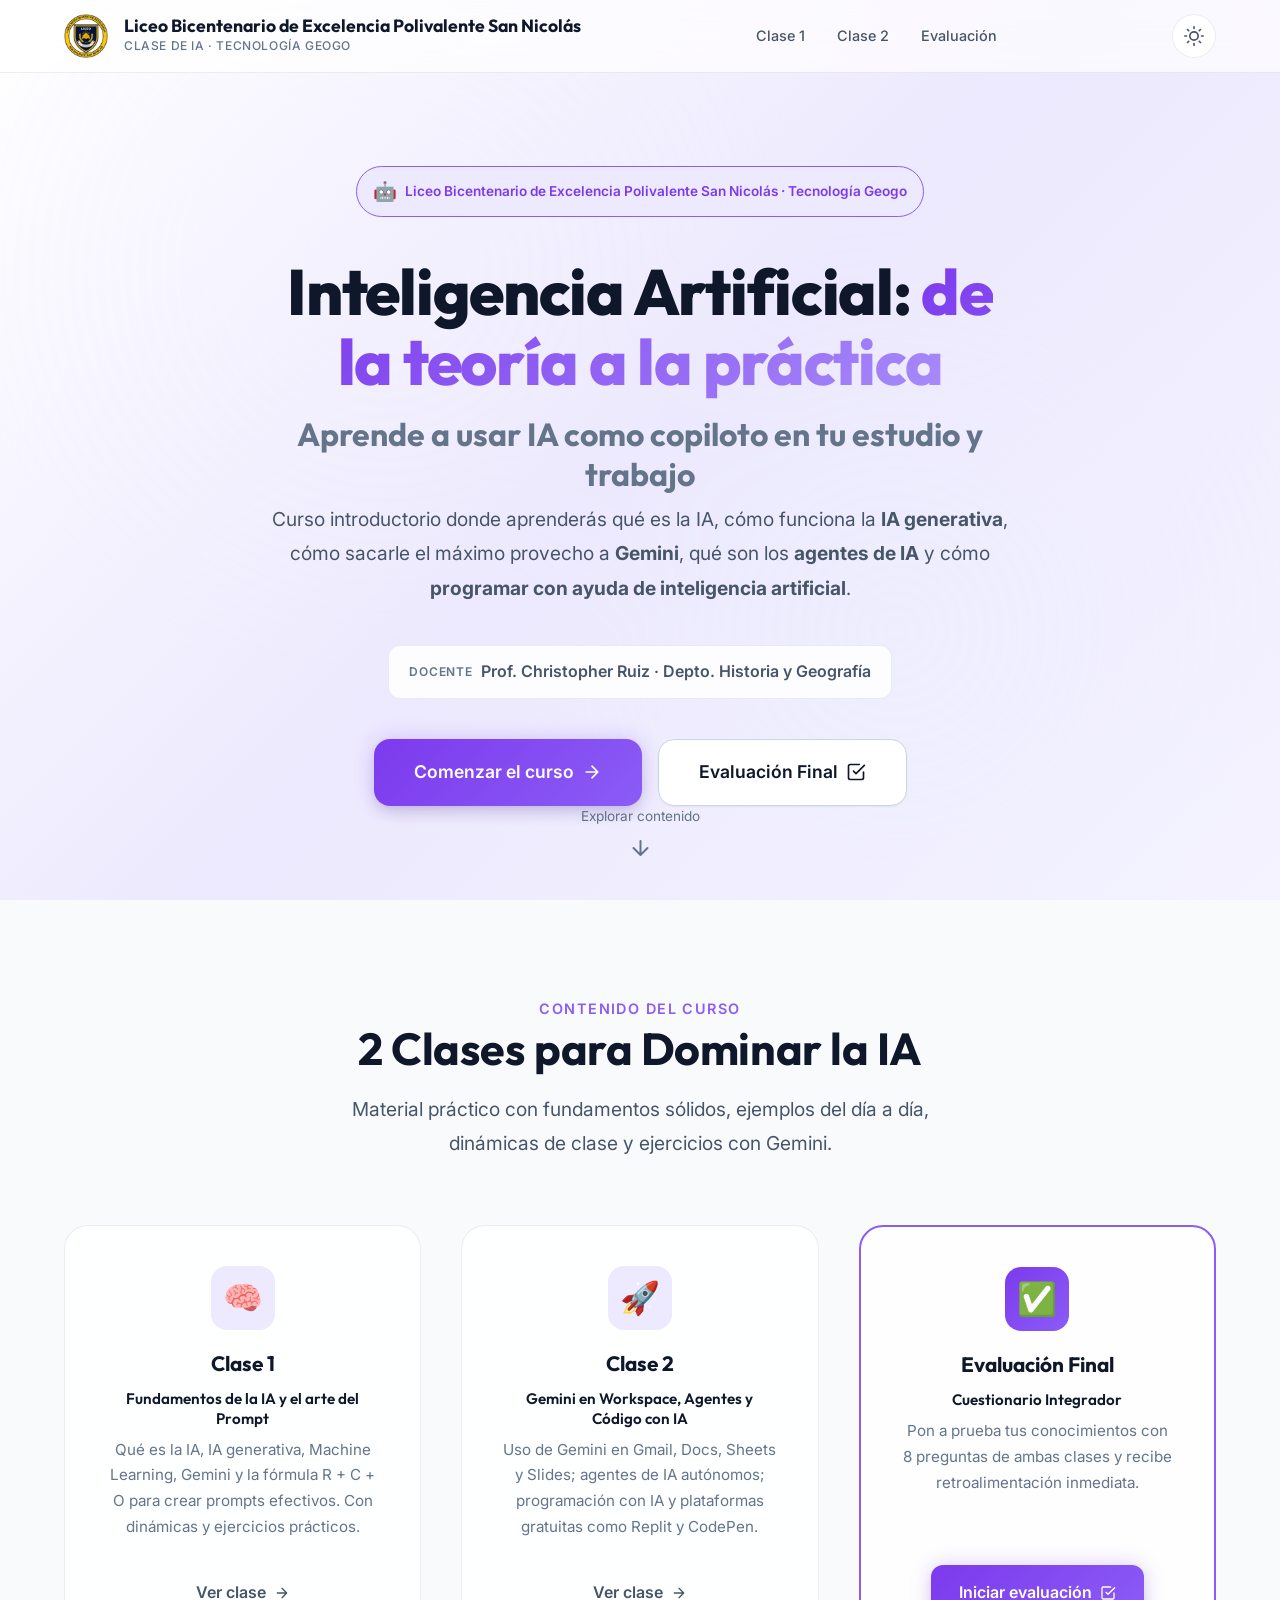
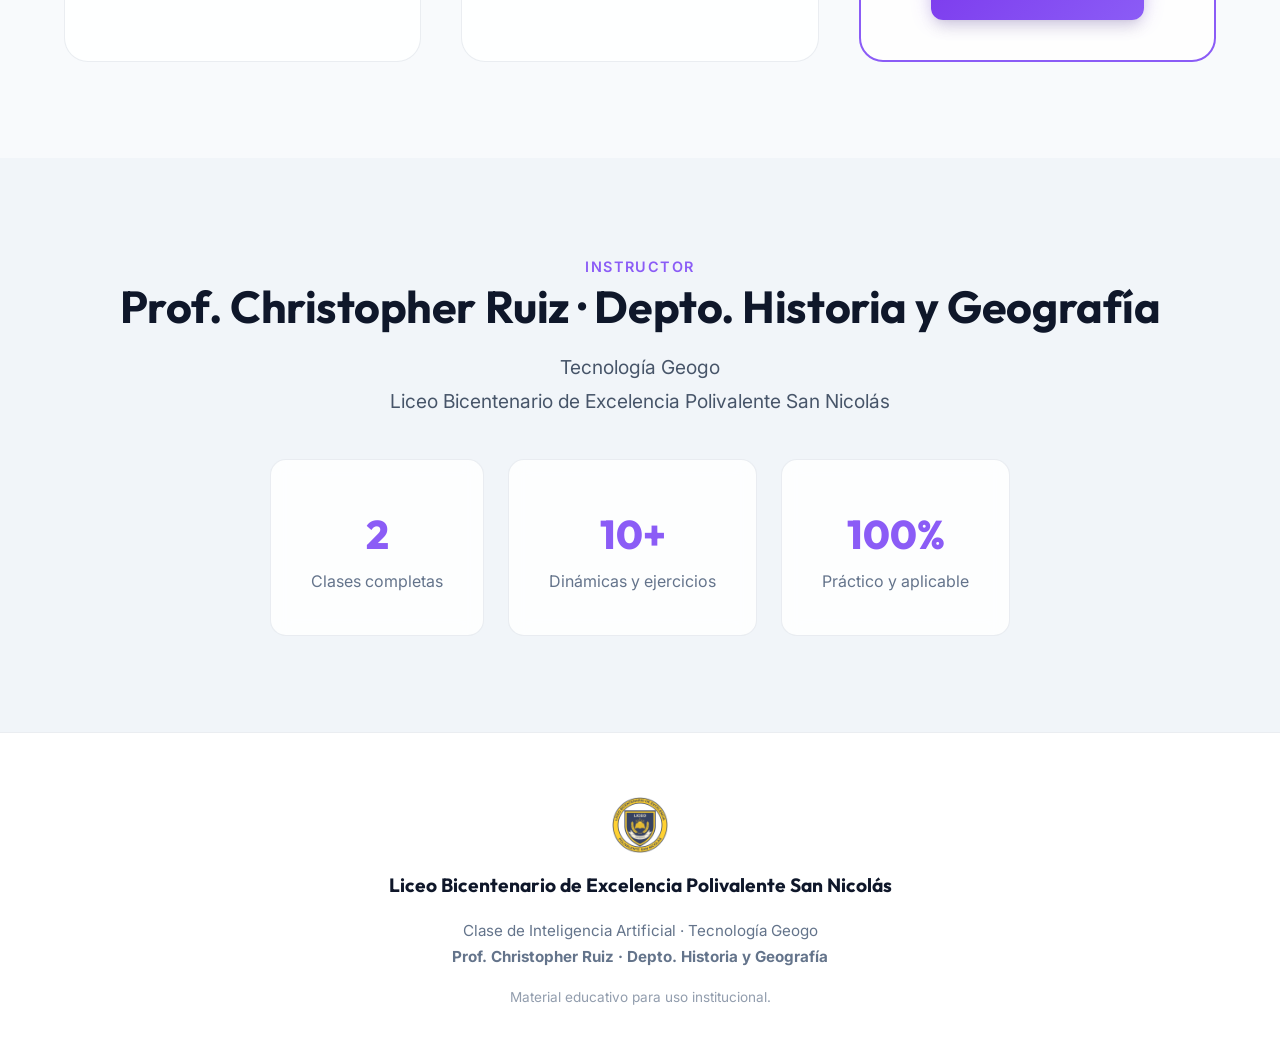
<file: index.html>
<!DOCTYPE html>
<html lang="es">
<head>
  <meta charset="UTF-8">
  <meta name="viewport" content="width=device-width, initial-scale=1.0">
  <title>Introducción a la Inteligencia Artificial | Liceo Bicentenario de Excelencia Polivalente San Nicolás</title>
  <meta name="description" content="Curso introductorio de Inteligencia Artificial para Tecnología Geogo: IA generativa, Gemini, agentes de IA y programación con IA.">
  <link rel="stylesheet" href="assets/css/main.css">
  <link rel="stylesheet" href="assets/css/animations.css">
</head>
<body>
  <!-- NAVBAR -->
  <nav class="navbar" role="navigation" aria-label="Navegación principal">
    <div class="navbar-inner">
      <a href="index.html" class="navbar-brand">
        <img src="assets/images/logolpsn.png" alt="Logo Liceo Bicentenario de Excelencia Polivalente San Nicolás" width="44" height="44" style="border-radius: var(--radius-sm); object-fit: cover;">
        <div class="brand-text">
          <span class="brand-name">Liceo Bicentenario de Excelencia Polivalente San Nicolás</span>
          <span class="brand-sub">Clase de IA · Tecnología Geogo</span>
        </div>
      </a>

      <div class="navbar-nav" id="main-nav">
        <a href="clases/clase1.html" class="nav-link">Clase 1</a>
        <a href="clases/clase2.html" class="nav-link">Clase 2</a>
        <a href="evaluacion.html" class="nav-link">Evaluación</a>
      </div>

      <div class="navbar-actions">
        <button class="theme-toggle" aria-label="Cambiar tema" title="Cambiar entre tema claro y oscuro">
          <svg class="sun-icon" viewBox="0 0 24 24" fill="none" stroke="currentColor" stroke-width="2" stroke-linecap="round" stroke-linejoin="round"><circle cx="12" cy="12" r="5"/><line x1="12" y1="1" x2="12" y2="3"/><line x1="12" y1="21" x2="12" y2="23"/><line x1="4.22" y1="4.22" x2="5.64" y2="5.64"/><line x1="18.36" y1="18.36" x2="19.78" y2="19.78"/><line x1="1" y1="12" x2="3" y2="12"/><line x1="21" y1="12" x2="23" y2="12"/><line x1="4.22" y1="19.78" x2="5.64" y2="18.36"/><line x1="18.36" y1="5.64" x2="19.78" y2="4.22"/></svg>
          <svg class="moon-icon" viewBox="0 0 24 24" fill="none" stroke="currentColor" stroke-width="2" stroke-linecap="round" stroke-linejoin="round" style="display:none"><path d="M21 12.79A9 9 0 1 1 11.21 3 7 7 0 0 0 21 12.79z"/></svg>
        </button>
        <button class="mobile-menu-btn" aria-label="Abrir menú" aria-expanded="false" aria-controls="main-nav">
          <svg width="24" height="24" viewBox="0 0 24 24" fill="none" stroke="currentColor" stroke-width="2" stroke-linecap="round" stroke-linejoin="round"><line x1="3" y1="12" x2="21" y2="12"/><line x1="3" y1="6" x2="21" y2="6"/><line x1="3" y1="18" x2="21" y2="18"/></svg>
        </button>
      </div>
    </div>
  </nav>

  <!-- HERO / PORTADA -->
  <section class="hero" id="inicio">
    <div class="hero-bg" style="background: radial-gradient(circle at 30% 30%, var(--accent-soft), transparent 40%), radial-gradient(circle at 70% 70%, var(--info-soft), transparent 40%);"></div>
    <div class="hero-content">
      <div class="hero-badge">
        <span style="font-size: 1.2rem;">🤖</span>
        Liceo Bicentenario de Excelencia Polivalente San Nicolás · Tecnología Geogo
      </div>
      <h1 class="hero-title display">
        Inteligencia Artificial: <span class="accent">de la teoría a la práctica</span>
      </h1>
      <p class="hero-subtitle heading-lg text-muted">
        Aprende a usar IA como copiloto en tu estudio y trabajo
      </p>
      <p class="body-lg" style="margin-bottom: var(--space-xl);">
        Curso introductorio donde aprenderás qué es la IA, cómo funciona la <strong>IA generativa</strong>, cómo sacarle el máximo provecho a <strong>Gemini</strong>, qué son los <strong>agentes de IA</strong> y cómo <strong>programar con ayuda de inteligencia artificial</strong>.
      </p>
      <div class="hero-professor">
        <span class="label">Docente</span>
        <span style="font-weight: 600;">Prof. Christopher Ruiz · Depto. Historia y Geografía</span>
      </div>
      <div class="hero-actions">
        <a href="#clases" class="btn btn-primary btn-lg btn-shimmer ripple">
          Comenzar el curso
          <svg width="20" height="20" viewBox="0 0 24 24" fill="none" stroke="currentColor" stroke-width="2" stroke-linecap="round" stroke-linejoin="round"><path d="M5 12h14M12 5l7 7-7 7"/></svg>
        </a>
        <a href="evaluacion.html" class="btn btn-secondary btn-lg">
          Evaluación Final
          <svg width="20" height="20" viewBox="0 0 24 24" fill="none" stroke="currentColor" stroke-width="2" stroke-linecap="round" stroke-linejoin="round"><path d="M9 11l3 3L22 4"/><path d="M21 12v7a2 2 0 01-2 2H5a2 2 0 01-2-2V5a2 2 0 012-2h11"/></svg>
        </a>
      </div>
    </div>
    <a href="#clases" class="hero-scroll" aria-label="Desplazarse hacia abajo">
      <span>Explorar contenido</span>
      <svg viewBox="0 0 24 24" fill="none" stroke="currentColor" stroke-width="2" stroke-linecap="round" stroke-linejoin="round"><path d="M12 5v14M5 12l7 7 7-7"/></svg>
    </a>
  </section>

  <!-- CLASES -->
  <section class="section" id="clases">
    <div class="container">
      <div class="text-center reveal" style="margin-bottom: var(--space-2xl);">
        <p class="body-lg" style="color: var(--accent); font-weight: 600; text-transform: uppercase; letter-spacing: 0.1em; font-size: 0.9rem;">Contenido del Curso</p>
        <h2 class="heading-xl" style="margin-bottom: var(--space-md);">2 Clases para Dominar la IA</h2>
        <p class="body-lg" style="max-width: 650px; margin: 0 auto;">
          Material práctico con fundamentos sólidos, ejemplos del día a día, dinámicas de clase y ejercicios con Gemini.
        </p>
      </div>

      <div class="classes-grid">
        <!-- Clase 1 -->
        <a href="clases/clase1.html" class="class-card reveal reveal-delay-1 glow-card">
          <div class="class-card-icon">🧠</div>
          <h3>Clase 1</h3>
          <p class="heading-md" style="margin-bottom: var(--space-sm); color: var(--text-primary);">Fundamentos de la IA y el arte del Prompt</p>
          <p>Qué es la IA, IA generativa, Machine Learning, Gemini y la fórmula R + C + O para crear prompts efectivos. Con dinámicas y ejercicios prácticos.</p>
          <span class="btn btn-ghost" style="margin-top: auto;">
            Ver clase
            <svg width="16" height="16" viewBox="0 0 24 24" fill="none" stroke="currentColor" stroke-width="2" stroke-linecap="round" stroke-linejoin="round"><path d="M5 12h14M12 5l7 7-7 7"/></svg>
          </span>
        </a>

        <!-- Clase 2 -->
        <a href="clases/clase2.html" class="class-card reveal reveal-delay-2 glow-card">
          <div class="class-card-icon">🚀</div>
          <h3>Clase 2</h3>
          <p class="heading-md" style="margin-bottom: var(--space-sm); color: var(--text-primary);">Gemini en Workspace, Agentes y Código con IA</p>
          <p>Uso de Gemini en Gmail, Docs, Sheets y Slides; agentes de IA autónomos; programación con IA y plataformas gratuitas como Replit y CodePen.</p>
          <span class="btn btn-ghost" style="margin-top: auto;">
            Ver clase
            <svg width="16" height="16" viewBox="0 0 24 24" fill="none" stroke="currentColor" stroke-width="2" stroke-linecap="round" stroke-linejoin="round"><path d="M5 12h14M12 5l7 7-7 7"/></svg>
          </span>
        </a>

        <!-- Evaluación -->
        <a href="evaluacion.html" class="class-card reveal reveal-delay-3 glow-card" style="border: 2px solid var(--accent);">
          <div class="class-card-icon" style="background: linear-gradient(135deg, var(--accent-dark), var(--accent)); color: white;">✅</div>
          <h3>Evaluación Final</h3>
          <p class="heading-md" style="margin-bottom: var(--space-sm); color: var(--text-primary);">Cuestionario Integrador</p>
          <p>Pon a prueba tus conocimientos con 8 preguntas de ambas clases y recibe retroalimentación inmediata.</p>
          <span class="btn btn-primary" style="margin-top: auto;">
            Iniciar evaluación
            <svg width="16" height="16" viewBox="0 0 24 24" fill="none" stroke="currentColor" stroke-width="2" stroke-linecap="round" stroke-linejoin="round"><path d="M9 11l3 3L22 4"/><path d="M21 12v7a2 2 0 01-2 2H5a2 2 0 01-2-2V5a2 2 0 012-2h11"/></svg>
          </span>
        </a>
      </div>
    </div>
  </section>

  <!-- INFO DOCENTE -->
  <section class="section" style="background: var(--bg-tertiary);">
    <div class="container">
      <div class="text-center reveal">
        <p class="body-lg" style="color: var(--accent); font-weight: 600; text-transform: uppercase; letter-spacing: 0.1em; font-size: 0.9rem;">Instructor</p>
        <h2 class="heading-xl" style="margin-bottom: var(--space-md);">Prof. Christopher Ruiz · Depto. Historia y Geografía</h2>
        <p class="body-lg" style="max-width: 600px; margin: 0 auto var(--space-xl);">
          Tecnología Geogo<br>
          Liceo Bicentenario de Excelencia Polivalente San Nicolás
        </p>
        <div style="display: flex; gap: var(--space-lg); justify-content: center; flex-wrap: wrap;">
          <div class="card" style="padding: var(--space-xl); text-align: center; min-width: 200px;">
            <div style="font-size: 2.5rem; font-weight: 800; color: var(--accent); font-family: var(--font-heading);">2</div>
            <div class="text-muted">Clases completas</div>
          </div>
          <div class="card" style="padding: var(--space-xl); text-align: center; min-width: 200px;">
            <div style="font-size: 2.5rem; font-weight: 800; color: var(--accent); font-family: var(--font-heading);">10+</div>
            <div class="text-muted">Dinámicas y ejercicios</div>
          </div>
          <div class="card" style="padding: var(--space-xl); text-align: center; min-width: 200px;">
            <div style="font-size: 2.5rem; font-weight: 800; color: var(--accent); font-family: var(--font-heading);">100%</div>
            <div class="text-muted">Práctico y aplicable</div>
          </div>
        </div>
      </div>
    </div>
  </section>

  <!-- FOOTER -->
  <footer class="footer">
    <div class="container">
      <div class="footer-inner">
        <img src="assets/images/logolpsn.png" alt="Logo Liceo Bicentenario de Excelencia Polivalente San Nicolás" class="footer-logo" width="56" height="56" style="border-radius: var(--radius-md); object-fit: cover;">
        <div class="footer-brand">Liceo Bicentenario de Excelencia Polivalente San Nicolás</div>
        <div class="footer-info">
          Clase de Inteligencia Artificial · Tecnología Geogo<br>
          <strong>Prof. Christopher Ruiz · Depto. Historia y Geografía</strong>
        </div>
        <div class="footer-credit">
          Material educativo para uso institucional.
        </div>
      </div>
    </div>
  </footer>

  <script src="assets/js/theme.js"></script>
  <script src="assets/js/utils.js"></script>
</body>
</html>
</file>
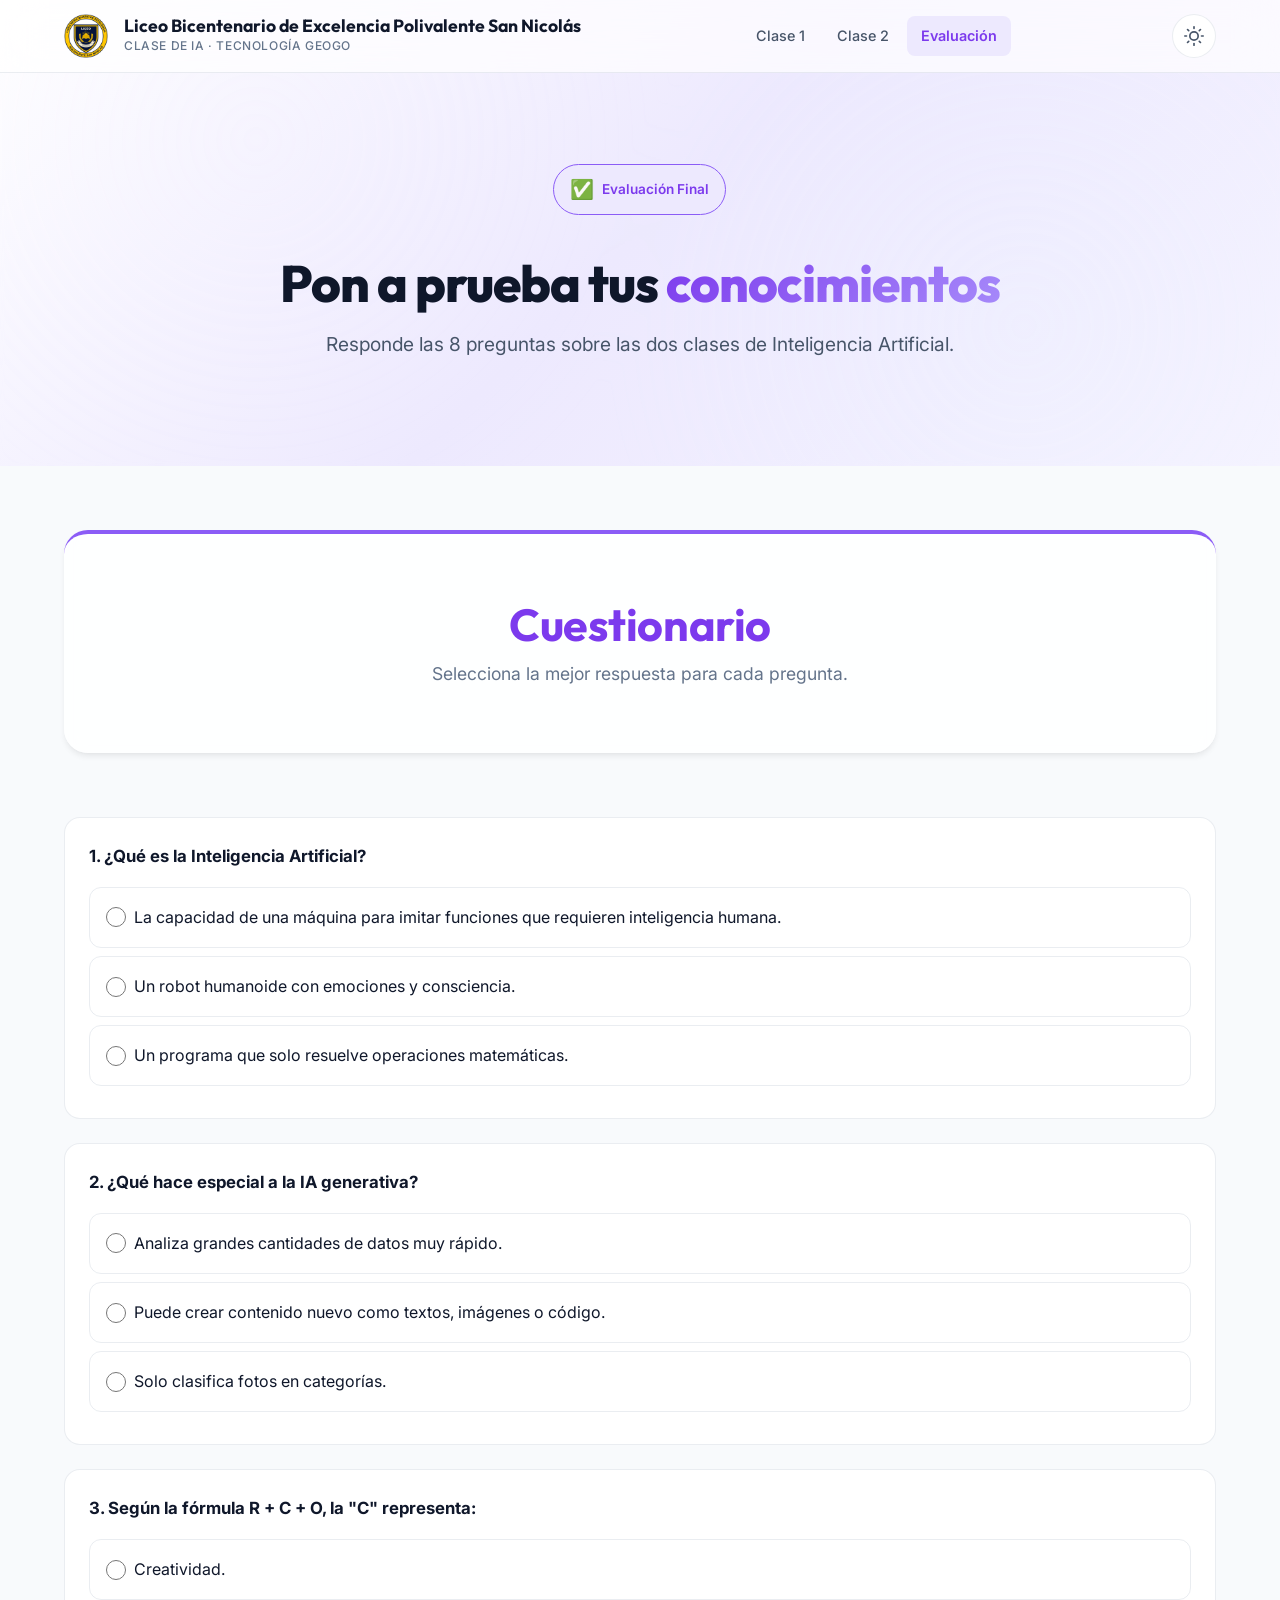
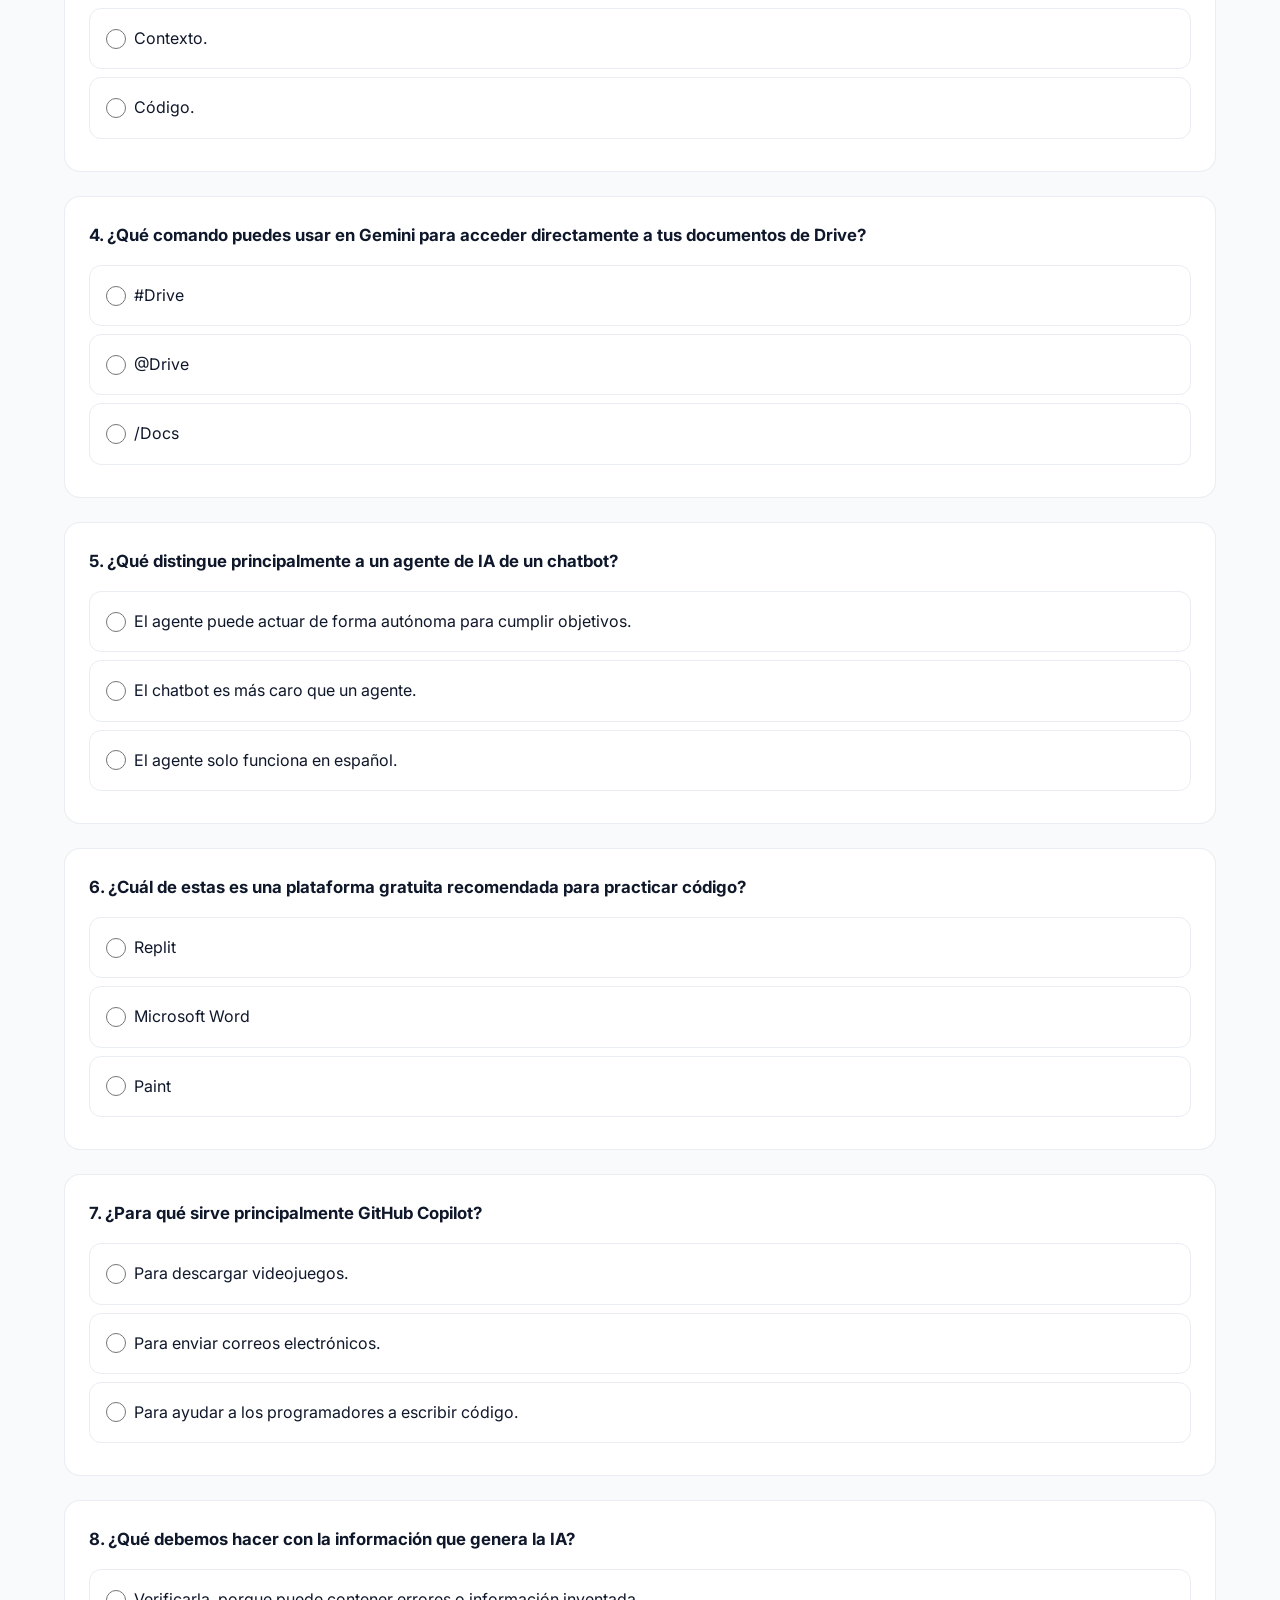
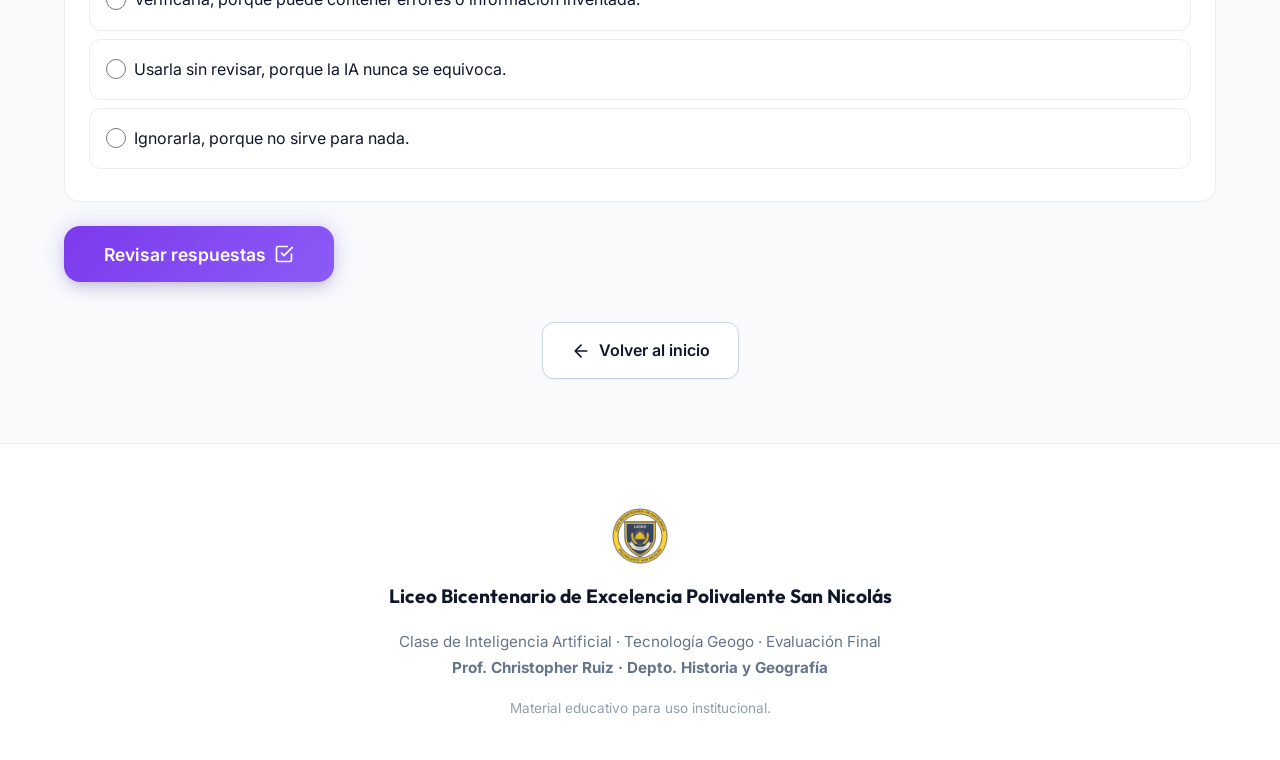
<file: evaluacion.html>
<!DOCTYPE html>
<html lang="es">
<head>
  <meta charset="UTF-8">
  <meta name="viewport" content="width=device-width, initial-scale=1.0">
  <title>Evaluación Final - Introducción a la IA | Liceo Bicentenario de Excelencia Polivalente San Nicolás</title>
  <meta name="description" content="Evaluación final del curso introductorio de Inteligencia Artificial del Liceo Bicentenario de Excelencia Polivalente San Nicolás.">
  <link rel="stylesheet" href="assets/css/main.css">
  <link rel="stylesheet" href="assets/css/animations.css">
</head>
<body>
  <!-- NAVBAR -->
  <nav class="navbar" role="navigation" aria-label="Navegación principal">
    <div class="navbar-inner">
      <a href="index.html" class="navbar-brand">
        <img src="assets/images/logolpsn.png" alt="Logo Liceo Bicentenario de Excelencia Polivalente San Nicolás" width="44" height="44" style="border-radius: var(--radius-sm); object-fit: cover;">
        <div class="brand-text">
          <span class="brand-name">Liceo Bicentenario de Excelencia Polivalente San Nicolás</span>
          <span class="brand-sub">Clase de IA · Tecnología Geogo</span>
        </div>
      </a>

      <div class="navbar-nav" id="main-nav">
        <a href="clases/clase1.html" class="nav-link">Clase 1</a>
        <a href="clases/clase2.html" class="nav-link">Clase 2</a>
        <a href="evaluacion.html" class="nav-link active">Evaluación</a>
      </div>

      <div class="navbar-actions">
        <button class="theme-toggle" aria-label="Cambiar tema" title="Cambiar entre tema claro y oscuro">
          <svg class="sun-icon" viewBox="0 0 24 24" fill="none" stroke="currentColor" stroke-width="2" stroke-linecap="round" stroke-linejoin="round"><circle cx="12" cy="12" r="5"/><line x1="12" y1="1" x2="12" y2="3"/><line x1="12" y1="21" x2="12" y2="23"/><line x1="4.22" y1="4.22" x2="5.64" y2="5.64"/><line x1="18.36" y1="18.36" x2="19.78" y2="19.78"/><line x1="1" y1="12" x2="3" y2="12"/><line x1="21" y1="12" x2="23" y2="12"/><line x1="4.22" y1="19.78" x2="5.64" y2="18.36"/><line x1="18.36" y1="5.64" x2="19.78" y2="4.22"/></svg>
          <svg class="moon-icon" viewBox="0 0 24 24" fill="none" stroke="currentColor" stroke-width="2" stroke-linecap="round" stroke-linejoin="round" style="display:none"><path d="M21 12.79A9 9 0 1 1 11.21 3 7 7 0 0 0 21 12.79z"/></svg>
        </button>
        <button class="mobile-menu-btn" aria-label="Abrir menú" aria-expanded="false" aria-controls="main-nav">
          <svg width="24" height="24" viewBox="0 0 24 24" fill="none" stroke="currentColor" stroke-width="2" stroke-linecap="round" stroke-linejoin="round"><line x1="3" y1="12" x2="21" y2="12"/><line x1="3" y1="6" x2="21" y2="6"/><line x1="3" y1="18" x2="21" y2="18"/></svg>
        </button>
      </div>
    </div>
  </nav>

  <!-- HERO -->
  <section class="hero" style="min-height: 50vh; padding-top: 100px;">
    <div class="hero-bg" style="background: radial-gradient(circle at 20% 30%, var(--accent-soft), transparent 40%), radial-gradient(circle at 80% 70%, var(--info-soft), transparent 40%);"></div>
    <div class="hero-content">
      <div class="hero-badge">
        <span style="font-size: 1.2rem;">✅</span>
        Evaluación Final
      </div>
      <h1 class="hero-title display" style="font-size: clamp(2rem, 4vw, 3.2rem);">
        Pon a prueba tus <span class="accent">conocimientos</span>
      </h1>
      <p class="body-lg" style="margin-bottom: var(--space-xl);">
        Responde las 8 preguntas sobre las dos clases de Inteligencia Artificial.
      </p>
    </div>
  </section>

  <!-- CUESTIONARIO -->
  <section class="section section-sm">
    <div class="container">
      <div class="page-header reveal">
        <h2 class="heading-xl">Cuestionario</h2>
        <p>Selecciona la mejor respuesta para cada pregunta.</p>
      </div>

      <form id="quiz-form" class="reveal">
        <!-- Pregunta 1 -->
        <div class="quiz-question">
          <p>1. ¿Qué es la Inteligencia Artificial?</p>
          <div class="quiz-options">
            <label><input type="radio" name="q1" data-correct="true"> La capacidad de una máquina para imitar funciones que requieren inteligencia humana.</label>
            <label><input type="radio" name="q1" data-correct="false"> Un robot humanoide con emociones y consciencia.</label>
            <label><input type="radio" name="q1" data-correct="false"> Un programa que solo resuelve operaciones matemáticas.</label>
          </div>
          <div class="quiz-feedback"></div>
        </div>

        <!-- Pregunta 2 -->
        <div class="quiz-question">
          <p>2. ¿Qué hace especial a la IA generativa?</p>
          <div class="quiz-options">
            <label><input type="radio" name="q2" data-correct="false"> Analiza grandes cantidades de datos muy rápido.</label>
            <label><input type="radio" name="q2" data-correct="true"> Puede crear contenido nuevo como textos, imágenes o código.</label>
            <label><input type="radio" name="q2" data-correct="false"> Solo clasifica fotos en categorías.</label>
          </div>
          <div class="quiz-feedback"></div>
        </div>

        <!-- Pregunta 3 -->
        <div class="quiz-question">
          <p>3. Según la fórmula R + C + O, la "C" representa:</p>
          <div class="quiz-options">
            <label><input type="radio" name="q3" data-correct="false"> Creatividad.</label>
            <label><input type="radio" name="q3" data-correct="true"> Contexto.</label>
            <label><input type="radio" name="q3" data-correct="false"> Código.</label>
          </div>
          <div class="quiz-feedback"></div>
        </div>

        <!-- Pregunta 4 -->
        <div class="quiz-question">
          <p>4. ¿Qué comando puedes usar en Gemini para acceder directamente a tus documentos de Drive?</p>
          <div class="quiz-options">
            <label><input type="radio" name="q4" data-correct="false"> #Drive</label>
            <label><input type="radio" name="q4" data-correct="true"> @Drive</label>
            <label><input type="radio" name="q4" data-correct="false"> /Docs</label>
          </div>
          <div class="quiz-feedback"></div>
        </div>

        <!-- Pregunta 5 -->
        <div class="quiz-question">
          <p>5. ¿Qué distingue principalmente a un agente de IA de un chatbot?</p>
          <div class="quiz-options">
            <label><input type="radio" name="q5" data-correct="true"> El agente puede actuar de forma autónoma para cumplir objetivos.</label>
            <label><input type="radio" name="q5" data-correct="false"> El chatbot es más caro que un agente.</label>
            <label><input type="radio" name="q5" data-correct="false"> El agente solo funciona en español.</label>
          </div>
          <div class="quiz-feedback"></div>
        </div>

        <!-- Pregunta 6 -->
        <div class="quiz-question">
          <p>6. ¿Cuál de estas es una plataforma gratuita recomendada para practicar código?</p>
          <div class="quiz-options">
            <label><input type="radio" name="q6" data-correct="true"> Replit</label>
            <label><input type="radio" name="q6" data-correct="false"> Microsoft Word</label>
            <label><input type="radio" name="q6" data-correct="false"> Paint</label>
          </div>
          <div class="quiz-feedback"></div>
        </div>

        <!-- Pregunta 7 -->
        <div class="quiz-question">
          <p>7. ¿Para qué sirve principalmente GitHub Copilot?</p>
          <div class="quiz-options">
            <label><input type="radio" name="q7" data-correct="false"> Para descargar videojuegos.</label>
            <label><input type="radio" name="q7" data-correct="false"> Para enviar correos electrónicos.</label>
            <label><input type="radio" name="q7" data-correct="true"> Para ayudar a los programadores a escribir código.</label>
          </div>
          <div class="quiz-feedback"></div>
        </div>

        <!-- Pregunta 8 -->
        <div class="quiz-question">
          <p>8. ¿Qué debemos hacer con la información que genera la IA?</p>
          <div class="quiz-options">
            <label><input type="radio" name="q8" data-correct="true"> Verificarla, porque puede contener errores o información inventada.</label>
            <label><input type="radio" name="q8" data-correct="false"> Usarla sin revisar, porque la IA nunca se equivoca.</label>
            <label><input type="radio" name="q8" data-correct="false"> Ignorarla, porque no sirve para nada.</label>
          </div>
          <div class="quiz-feedback"></div>
        </div>

        <button type="button" class="btn btn-primary btn-lg btn-check-quiz ripple">
          Revisar respuestas
          <svg width="20" height="20" viewBox="0 0 24 24" fill="none" stroke="currentColor" stroke-width="2" stroke-linecap="round" stroke-linejoin="round"><path d="M9 11l3 3L22 4"/><path d="M21 12v7a2 2 0 01-2 2H5a2 2 0 01-2-2V5a2 2 0 012-2h11"/></svg>
        </button>
      </form>

      <div class="quiz-result alert-box alert-info" style="display: none; margin-top: var(--space-xl);"></div>

      <div style="display: flex; justify-content: center; margin-top: var(--space-xl);">
        <a href="index.html" class="btn btn-secondary">
          <svg width="20" height="20" viewBox="0 0 24 24" fill="none" stroke="currentColor" stroke-width="2" stroke-linecap="round" stroke-linejoin="round"><path d="M19 12H5M12 19l-7-7 7-7"/></svg>
          Volver al inicio
        </a>
      </div>
    </div>
  </section>

  <!-- FOOTER -->
  <footer class="footer">
    <div class="container">
      <div class="footer-inner">
        <img src="assets/images/logolpsn.png" alt="Logo Liceo Bicentenario de Excelencia Polivalente San Nicolás" class="footer-logo" width="56" height="56" style="border-radius: var(--radius-md); object-fit: cover;">
        <div class="footer-brand">Liceo Bicentenario de Excelencia Polivalente San Nicolás</div>
        <div class="footer-info">
          Clase de Inteligencia Artificial · Tecnología Geogo · Evaluación Final<br>
          <strong>Prof. Christopher Ruiz · Depto. Historia y Geografía</strong>
        </div>
        <div class="footer-credit">
          Material educativo para uso institucional.
        </div>
      </div>
    </div>
  </footer>

  <script src="assets/js/theme.js"></script>
  <script src="assets/js/utils.js"></script>
</body>
</html>
</file>
<file: assets/css/main.css>
/* ============================================
   SISTEMA DE DISEÑO - Clases de IA
   Tema claro por defecto | Tema oscuro toggle
   ============================================ */

@import url('https://fonts.googleapis.com/css2?family=Inter:wght@300;400;500;600;700;800;900&family=Outfit:wght@400;500;600;700;800&display=swap');

/* ---------- Variables CSS ---------- */
:root {
  /* Tipografía */
  --font-body: 'Inter', system-ui, -apple-system, sans-serif;
  --font-heading: 'Outfit', 'Inter', sans-serif;

  /* Colores base - Tema CLARO */
  --bg-primary: #f8fafc;
  --bg-secondary: #ffffff;
  --bg-tertiary: #f1f5f9;
  --bg-hero: linear-gradient(135deg, #ffffff 0%, #ede9fe 50%, #f5f3ff 100%);
  --bg-card: rgba(255, 255, 255, 0.85);
  --bg-glass: rgba(255, 255, 255, 0.7);

  --text-primary: #0f172a;
  --text-secondary: #475569;
  --text-muted: #64748b;
  --text-inverse: #ffffff;

  --accent: #8b5cf6;
  --accent-light: #a78bfa;
  --accent-dark: #7c3aed;
  --accent-soft: #ede9fe;

  --warning: #f59e0b;
  --warning-soft: #fef3c7;
  --danger: #ef4444;
  --danger-soft: #fee2e2;
  --success: #22c55e;
  --success-soft: #dcfce7;
  --info: #0ea5e9;
  --info-soft: #e0f2fe;

  --border: rgba(148, 163, 184, 0.2);
  --border-strong: #cbd5e1;
  --shadow-sm: 0 1px 2px 0 rgba(0, 0, 0, 0.05);
  --shadow: 0 4px 6px -1px rgba(0, 0, 0, 0.08), 0 2px 4px -2px rgba(0, 0, 0, 0.04);
  --shadow-md: 0 10px 15px -3px rgba(0, 0, 0, 0.1), 0 4px 6px -4px rgba(0, 0, 0, 0.05);
  --shadow-lg: 0 20px 25px -5px rgba(0, 0, 0, 0.1), 0 8px 10px -6px rgba(0, 0, 0, 0.05);
  --shadow-glow: 0 0 40px rgba(139, 92, 246, 0.15);

  /* Espaciado */
  --space-xs: 0.25rem;
  --space-sm: 0.5rem;
  --space-md: 1rem;
  --space-lg: 1.5rem;
  --space-xl: 2.5rem;
  --space-2xl: 4rem;
  --space-3xl: 6rem;

  /* Bordes */
  --radius-sm: 8px;
  --radius-md: 12px;
  --radius-lg: 16px;
  --radius-xl: 24px;
  --radius-full: 9999px;

  /* Transiciones */
  --transition-fast: 150ms ease;
  --transition-base: 250ms ease;
  --transition-slow: 400ms ease;
}

/* ---------- Tema OSCURO ---------- */
[data-theme="dark"] {
  --bg-primary: #0b0f19;
  --bg-secondary: #0f172a;
  --bg-tertiary: #1e293b;
  --bg-hero: linear-gradient(135deg, #0b0f19 0%, #1e1b4b 50%, #0f172a 100%);
  --bg-card: rgba(15, 23, 42, 0.85);
  --bg-glass: rgba(15, 23, 42, 0.7);

  --text-primary: #f8fafc;
  --text-secondary: #cbd5e1;
  --text-muted: #94a3b8;
  --text-inverse: #0f172a;

  --accent: #a78bfa;
  --accent-light: #c4b5fd;
  --accent-dark: #8b5cf6;
  --accent-soft: rgba(167, 139, 250, 0.15);

  --warning: #fbbf24;
  --warning-soft: rgba(251, 191, 36, 0.15);
  --danger: #f87171;
  --danger-soft: rgba(248, 113, 113, 0.15);
  --success: #4ade80;
  --success-soft: rgba(74, 222, 128, 0.15);
  --info: #38bdf8;
  --info-soft: rgba(56, 189, 248, 0.15);

  --border: rgba(148, 163, 184, 0.15);
  --border-strong: #334155;
  --shadow-sm: 0 1px 2px 0 rgba(0, 0, 0, 0.3);
  --shadow: 0 4px 6px -1px rgba(0, 0, 0, 0.3), 0 2px 4px -2px rgba(0, 0, 0, 0.2);
  --shadow-md: 0 10px 15px -3px rgba(0, 0, 0, 0.4), 0 4px 6px -4px rgba(0, 0, 0, 0.3);
  --shadow-lg: 0 20px 25px -5px rgba(0, 0, 0, 0.5), 0 8px 10px -6px rgba(0, 0, 0, 0.4);
  --shadow-glow: 0 0 40px rgba(167, 139, 250, 0.2);
}

/* ---------- Reset & Base ---------- */
*, *::before, *::after {
  box-sizing: border-box;
  margin: 0;
  padding: 0;
}

html {
  scroll-behavior: smooth;
  font-size: 16px;
}

body {
  font-family: var(--font-body);
  background: var(--bg-primary);
  color: var(--text-primary);
  line-height: 1.7;
  transition: background-color var(--transition-slow), color var(--transition-slow);
  -webkit-font-smoothing: antialiased;
  -moz-osx-font-smoothing: grayscale;
}

img {
  max-width: 100%;
  height: auto;
  display: block;
}

a {
  color: var(--accent-dark);
  text-decoration: none;
  transition: color var(--transition-fast);
}

a:hover {
  color: var(--accent);
}

/* ---------- Utilidades ---------- */
.container {
  width: 100%;
  max-width: 1200px;
  margin: 0 auto;
  padding: 0 var(--space-lg);
}

.section {
  padding: var(--space-3xl) 0;
}

.section-sm {
  padding: var(--space-2xl) 0;
}

.text-center { text-align: center; }
.text-left { text-align: left; }

/* Tipografía fluida */
.display {
  font-family: var(--font-heading);
  font-size: clamp(2.5rem, 5vw, 4rem);
  font-weight: 800;
  line-height: 1.1;
  letter-spacing: -0.02em;
}

.heading-xl {
  font-family: var(--font-heading);
  font-size: clamp(1.8rem, 3.5vw, 2.8rem);
  font-weight: 700;
  line-height: 1.2;
  letter-spacing: -0.01em;
}

.heading-lg {
  font-family: var(--font-heading);
  font-size: clamp(1.4rem, 2.5vw, 2rem);
  font-weight: 700;
  line-height: 1.25;
}

.heading-md {
  font-family: var(--font-heading);
  font-size: clamp(1.1rem, 1.8vw, 1.4rem);
  font-weight: 600;
  line-height: 1.3;
}

.body-lg {
  font-size: clamp(1.05rem, 1.5vw, 1.2rem);
  color: var(--text-secondary);
  line-height: 1.8;
}

.body-md {
  font-size: 1rem;
  color: var(--text-secondary);
  line-height: 1.75;
}

.text-muted { color: var(--text-muted); }

/* ---------- Botones ---------- */
.btn {
  display: inline-flex;
  align-items: center;
  justify-content: center;
  gap: var(--space-sm);
  padding: 0.875rem 1.75rem;
  font-family: var(--font-body);
  font-size: 1rem;
  font-weight: 600;
  border-radius: var(--radius-md);
  border: none;
  cursor: pointer;
  transition: all var(--transition-base);
  position: relative;
  overflow: hidden;
}

.btn-primary {
  background: linear-gradient(135deg, var(--accent-dark) 0%, var(--accent) 100%);
  color: var(--text-inverse);
  box-shadow: var(--shadow-md), 0 0 20px rgba(139, 92, 246, 0.3);
}

.btn-primary:hover {
  transform: translateY(-2px);
  box-shadow: var(--shadow-lg), 0 0 30px rgba(139, 92, 246, 0.4);
}

.btn-primary:active {
  transform: translateY(0);
}

.btn-secondary {
  background: var(--bg-secondary);
  color: var(--text-primary);
  border: 1px solid var(--border-strong);
  box-shadow: var(--shadow-sm);
}

.btn-secondary:hover {
  background: var(--bg-tertiary);
  transform: translateY(-1px);
  box-shadow: var(--shadow);
}

.btn-ghost {
  background: transparent;
  color: var(--text-secondary);
  border: 1px solid transparent;
}

.btn-ghost:hover {
  background: var(--bg-tertiary);
  color: var(--text-primary);
}

.btn-lg {
  padding: 1.1rem 2.5rem;
  font-size: 1.1rem;
  border-radius: var(--radius-lg);
}

/* ---------- Navbar ---------- */
.navbar {
  position: fixed;
  top: 0;
  left: 0;
  right: 0;
  z-index: 1000;
  background: var(--bg-glass);
  backdrop-filter: blur(20px) saturate(180%);
  -webkit-backdrop-filter: blur(20px) saturate(180%);
  border-bottom: 1px solid var(--border);
  transition: all var(--transition-base);
}

.navbar.scrolled {
  box-shadow: var(--shadow-md);
}

.navbar-inner {
  display: flex;
  align-items: center;
  justify-content: space-between;
  height: 72px;
  max-width: 1200px;
  margin: 0 auto;
  padding: 0 var(--space-lg);
}

.navbar-brand {
  display: flex;
  align-items: center;
  gap: var(--space-md);
  text-decoration: none;
}

.navbar-brand img {
  height: 44px;
  width: auto;
  border-radius: var(--radius-sm);
  transition: transform var(--transition-base);
}

.navbar-brand:hover img {
  transform: scale(1.05);
}

.brand-text {
  display: flex;
  flex-direction: column;
}

.brand-name {
  font-family: var(--font-heading);
  font-size: 1.1rem;
  font-weight: 700;
  color: var(--text-primary);
  line-height: 1.2;
}

.brand-sub {
  font-size: 0.75rem;
  color: var(--text-muted);
  font-weight: 500;
  text-transform: uppercase;
  letter-spacing: 0.05em;
}

.navbar-nav {
  display: flex;
  align-items: center;
  gap: var(--space-xs);
}

.nav-link {
  padding: 0.5rem 0.875rem;
  font-size: 0.9rem;
  font-weight: 500;
  color: var(--text-secondary);
  border-radius: var(--radius-sm);
  transition: all var(--transition-fast);
  white-space: nowrap;
}

.nav-link:hover {
  background: var(--accent-soft);
  color: var(--accent-dark);
}

.nav-link.active {
  background: var(--accent-soft);
  color: var(--accent-dark);
  font-weight: 600;
}

.navbar-actions {
  display: flex;
  align-items: center;
  gap: var(--space-md);
}

/* Theme toggle */
.theme-toggle {
  width: 44px;
  height: 44px;
  border-radius: var(--radius-full);
  border: 1px solid var(--border);
  background: var(--bg-secondary);
  color: var(--text-secondary);
  cursor: pointer;
  display: flex;
  align-items: center;
  justify-content: center;
  transition: all var(--transition-base);
  position: relative;
}

.theme-toggle:hover {
  background: var(--bg-tertiary);
  transform: rotate(15deg);
}

.theme-toggle svg {
  width: 20px;
  height: 20px;
  transition: transform var(--transition-slow);
}

[data-theme="dark"] .theme-toggle .sun-icon { display: none; }
[data-theme="light"] .theme-toggle .moon-icon { display: none; }

/* Mobile menu */
.mobile-menu-btn {
  display: none;
  width: 44px;
  height: 44px;
  border-radius: var(--radius-md);
  border: 1px solid var(--border);
  background: var(--bg-secondary);
  color: var(--text-primary);
  cursor: pointer;
  align-items: center;
  justify-content: center;
}

/* ---------- Hero / Portada ---------- */
.hero {
  min-height: 100vh;
  display: flex;
  align-items: center;
  justify-content: center;
  position: relative;
  padding-top: 72px;
  overflow: hidden;
  background: var(--bg-hero);
}

.hero-bg {
  position: absolute;
  inset: 0;
  z-index: 0;
  opacity: 0.12;
  background-size: cover;
  background-position: center;
  filter: blur(2px);
  transition: opacity var(--transition-slow);
}

[data-theme="dark"] .hero-bg {
  opacity: 0.08;
}

.hero-content {
  position: relative;
  z-index: 1;
  text-align: center;
  max-width: 800px;
  padding: var(--space-2xl) var(--space-lg);
}

.hero-badge {
  display: inline-flex;
  align-items: center;
  gap: var(--space-sm);
  padding: 0.5rem 1rem;
  background: var(--accent-soft);
  border: 1px solid var(--accent);
  border-radius: var(--radius-full);
  font-size: 0.85rem;
  font-weight: 600;
  color: var(--accent-dark);
  margin-bottom: var(--space-xl);
  animation: fadeInUp 0.8s ease both;
}

.hero-badge img {
  height: 28px;
  width: auto;
}

.hero-title {
  margin-bottom: var(--space-md);
  animation: fadeInUp 0.8s ease 0.1s both;
}

.hero-title .accent {
  background: linear-gradient(135deg, var(--accent-dark) 0%, var(--accent-light) 100%);
  -webkit-background-clip: text;
  -webkit-text-fill-color: transparent;
  background-clip: text;
}

.hero-subtitle {
  margin-bottom: var(--space-sm);
  animation: fadeInUp 0.8s ease 0.2s both;
}

.hero-professor {
  display: inline-flex;
  align-items: center;
  gap: var(--space-sm);
  padding: 0.75rem 1.25rem;
  background: var(--bg-card);
  border: 1px solid var(--border);
  border-radius: var(--radius-md);
  font-size: 1rem;
  color: var(--text-secondary);
  margin-bottom: var(--space-xl);
  animation: fadeInUp 0.8s ease 0.3s both;
  backdrop-filter: blur(10px);
}

.hero-professor .label {
  font-size: 0.75rem;
  text-transform: uppercase;
  letter-spacing: 0.08em;
  color: var(--text-muted);
  font-weight: 600;
}

.hero-actions {
  display: flex;
  gap: var(--space-md);
  justify-content: center;
  flex-wrap: wrap;
  animation: fadeInUp 0.8s ease 0.4s both;
}

.hero-scroll {
  position: absolute;
  bottom: var(--space-xl);
  left: 50%;
  transform: translateX(-50%);
  display: flex;
  flex-direction: column;
  align-items: center;
  gap: var(--space-sm);
  color: var(--text-muted);
  font-size: 0.85rem;
  animation: bounce 2s infinite;
  cursor: pointer;
}

.hero-scroll svg {
  width: 24px;
  height: 24px;
}

/* ---------- Cards ---------- */
.card {
  background: var(--bg-card);
  border: 1px solid var(--border);
  border-radius: var(--radius-lg);
  overflow: hidden;
  transition: all var(--transition-base);
  backdrop-filter: blur(10px);
}

.card:hover {
  transform: translateY(-4px);
  box-shadow: var(--shadow-lg);
  border-color: var(--border-strong);
}

.card-header {
  display: flex;
  align-items: center;
  gap: var(--space-md);
  padding: var(--space-lg) var(--space-xl);
  background: linear-gradient(90deg, var(--bg-tertiary) 0%, var(--bg-secondary) 100%);
  border-bottom: 1px solid var(--border);
}

.card-icon {
  width: 48px;
  height: 48px;
  border-radius: var(--radius-md);
  display: flex;
  align-items: center;
  justify-content: center;
  font-size: 1.5rem;
  background: var(--accent-soft);
  flex-shrink: 0;
  transition: transform var(--transition-base);
}

.card:hover .card-icon {
  transform: scale(1.1) rotate(-5deg);
}

.card-header h3 {
  font-family: var(--font-heading);
  font-size: 1.25rem;
  font-weight: 600;
  color: var(--text-primary);
}

.card-body {
  padding: var(--space-xl);
}

.card-body p {
  margin-bottom: var(--space-md);
  text-align: justify;
}

.card-body p:last-child {
  margin-bottom: 0;
}

.card-body ul,
.card-body ol {
  margin: var(--space-md) 0 var(--space-md) var(--space-lg);
}

.card-body li {
  margin-bottom: var(--space-sm);
  padding-left: var(--space-sm);
}

.card-body li::marker {
  color: var(--accent);
}

.card-body strong {
  color: var(--accent-dark);
  font-weight: 600;
}

/* ---------- Cajas de alerta / info ---------- */
.alert-box {
  padding: var(--space-lg);
  border-radius: 0 var(--radius-md) var(--radius-md) 0;
  margin: var(--space-lg) 0;
  position: relative;
  border-left: 4px solid;
}

.alert-box::before {
  content: '';
  position: absolute;
  inset: 0;
  border-radius: 0 var(--radius-md) var(--radius-md) 0;
  opacity: 0.5;
  z-index: -1;
}

.alert-info {
  border-color: var(--info);
  background: var(--info-soft);
}

.alert-warning {
  border-color: var(--warning);
  background: var(--warning-soft);
}

.alert-danger {
  border-color: var(--danger);
  background: var(--danger-soft);
}

.alert-success {
  border-color: var(--success);
  background: var(--success-soft);
}

/* ---------- Media / Imágenes ---------- */
.media-frame {
  width: 100%;
  border-radius: var(--radius-md);
  overflow: hidden;
  margin: var(--space-lg) 0;
  border: 1px solid var(--border);
  position: relative;
}

.media-frame img {
  width: 100%;
  height: auto;
  transition: transform var(--transition-slow);
}

.media-frame:hover img {
  transform: scale(1.03);
}

.media-caption {
  padding: var(--space-md) var(--space-lg);
  font-size: 0.875rem;
  color: var(--text-muted);
  background: var(--bg-secondary);
  border-top: 1px solid var(--border);
  font-style: italic;
}

.video-placeholder {
  aspect-ratio: 16/9;
  display: flex;
  flex-direction: column;
  align-items: center;
  justify-content: center;
  background: linear-gradient(135deg, var(--bg-tertiary) 0%, var(--bg-secondary) 100%);
  color: var(--text-muted);
  gap: var(--space-md);
}

.video-placeholder svg {
  width: 64px;
  height: 64px;
  opacity: 0.6;
  transition: transform var(--transition-base);
}

.media-frame:hover .video-placeholder svg {
  transform: scale(1.1);
}

/* ---------- Diagramas CSS ---------- */
.diagram {
  margin: var(--space-lg) 0;
  padding: var(--space-lg);
  background: var(--bg-tertiary);
  border-radius: var(--radius-lg);
  border: 1px dashed var(--border-strong);
}

.diagram-caption {
  text-align: center;
  margin-top: var(--space-md);
  font-size: 0.875rem;
  color: var(--text-muted);
  font-style: italic;
}

/* Pirámide */
.pyramid {
  display: flex;
  flex-direction: column;
  align-items: center;
  gap: var(--space-sm);
}

.pyramid-level {
  display: flex;
  align-items: center;
  justify-content: center;
  color: var(--text-inverse);
  font-weight: 700;
  text-align: center;
  padding: 1rem;
  border-radius: var(--radius-md);
  box-shadow: var(--shadow);
  transition: all var(--transition-base);
  cursor: default;
}

.pyramid-level:hover {
  transform: scale(1.02);
  box-shadow: var(--shadow-md);
}

.pyramid-level.l1 { width: 55%; background: linear-gradient(135deg, var(--accent-dark) 0%, var(--accent) 100%); }
.pyramid-level.l2 { width: 70%; background: linear-gradient(135deg, var(--accent) 0%, var(--accent-light) 100%); color: var(--text-inverse); }
.pyramid-level.l3 { width: 85%; background: linear-gradient(135deg, var(--accent-light) 0%, #ddd6fe 100%); color: var(--text-primary); }
.pyramid-level.l4 { width: 100%; background: var(--bg-secondary); color: var(--text-primary); border: 2px solid var(--accent); }

/* ---------- Tips desplegables ---------- */
.tip-toggle {
  width: 100%;
  display: flex;
  align-items: center;
  justify-content: space-between;
  gap: var(--space-md);
  padding: var(--space-md) var(--space-lg);
  margin-top: var(--space-lg);
  background: linear-gradient(90deg, var(--warning-soft) 0%, transparent 100%);
  border: 1px solid var(--warning);
  border-radius: var(--radius-md);
  color: #9a3412;
  font-weight: 700;
  font-size: 1rem;
  cursor: pointer;
  transition: all var(--transition-base);
  font-family: var(--font-body);
}

.tip-toggle:hover {
  background: var(--warning-soft);
  transform: translateX(4px);
}

.tip-toggle .chevron {
  transition: transform var(--transition-slow);
  flex-shrink: 0;
}

.tip-toggle.open .chevron {
  transform: rotate(180deg);
}

.tip-content {
  display: none;
  padding: var(--space-lg);
  margin-top: var(--space-md);
  background: var(--bg-secondary);
  border: 1px dashed var(--warning);
  border-radius: var(--radius-md);
  animation: fadeIn 0.3s ease;
}

.tip-content.show {
  display: block;
}

/* ---------- Quiz ---------- */
.quiz-question {
  background: var(--bg-secondary);
  border: 1px solid var(--border);
  border-radius: var(--radius-lg);
  padding: var(--space-lg);
  margin-bottom: var(--space-lg);
  transition: all var(--transition-base);
}

.quiz-question:hover {
  border-color: var(--border-strong);
  box-shadow: var(--shadow-sm);
}

.quiz-question p {
  font-weight: 700;
  margin-bottom: var(--space-md);
  font-size: 1.05rem;
}

.quiz-options label {
  display: flex;
  align-items: center;
  gap: var(--space-sm);
  padding: var(--space-md);
  margin-bottom: var(--space-sm);
  border-radius: var(--radius-md);
  border: 1px solid var(--border);
  cursor: pointer;
  transition: all var(--transition-fast);
}

.quiz-options label:hover {
  background: var(--bg-tertiary);
  border-color: var(--accent);
}

.quiz-options input[type="radio"] {
  width: 20px;
  height: 20px;
  accent-color: var(--accent);
  flex-shrink: 0;
}

.quiz-feedback {
  margin-top: var(--space-md);
  padding: var(--space-md);
  border-radius: var(--radius-md);
  display: none;
  font-weight: 600;
}

.quiz-feedback.correct {
  background: var(--success-soft);
  color: var(--success);
  display: block;
}

.quiz-feedback.incorrect {
  background: var(--danger-soft);
  color: var(--danger);
  display: block;
}

.btn-check {
  margin-top: var(--space-md);
  padding: 0.75rem 1.5rem;
  background: var(--accent);
  color: var(--text-inverse);
  border: none;
  border-radius: var(--radius-md);
  font-weight: 700;
  cursor: pointer;
  transition: all var(--transition-base);
  font-family: var(--font-body);
}

.btn-check:hover {
  background: var(--accent-dark);
  transform: translateY(-1px);
  box-shadow: var(--shadow);
}

/* ---------- Footer ---------- */
.footer {
  background: var(--bg-secondary);
  border-top: 1px solid var(--border);
  padding: var(--space-2xl) 0 var(--space-xl);
}

.footer-inner {
  display: flex;
  flex-direction: column;
  align-items: center;
  gap: var(--space-md);
  text-align: center;
}

.footer-logo {
  height: 56px;
  width: auto;
  opacity: 0.8;
  transition: opacity var(--transition-base);
}

.footer-logo:hover {
  opacity: 1;
}

.footer-brand {
  font-family: var(--font-heading);
  font-size: 1.2rem;
  font-weight: 700;
  color: var(--text-primary);
}

.footer-info {
  color: var(--text-muted);
  font-size: 0.95rem;
  max-width: 500px;
  line-height: 1.7;
}

.footer-credit {
  font-size: 0.85rem;
  color: var(--text-muted);
  opacity: 0.7;
}

/* ---------- Animaciones ---------- */
@keyframes fadeIn {
  from { opacity: 0; }
  to { opacity: 1; }
}

@keyframes fadeInUp {
  from {
    opacity: 0;
    transform: translateY(30px);
  }
  to {
    opacity: 1;
    transform: translateY(0);
  }
}

@keyframes slideIn {
  from {
    opacity: 0;
    transform: translateX(-20px);
  }
  to {
    opacity: 1;
    transform: translateX(0);
  }
}

@keyframes bounce {
  0%, 20%, 50%, 80%, 100% { transform: translateX(-50%) translateY(0); }
  40% { transform: translateX(-50%) translateY(-10px); }
  60% { transform: translateX(-50%) translateY(-5px); }
}

@keyframes pulse-glow {
  0%, 100% { box-shadow: 0 0 20px rgba(139, 92, 246, 0.3); }
  50% { box-shadow: 0 0 40px rgba(139, 92, 246, 0.5); }
}

/* Animación de entrada al scroll */
.reveal {
  opacity: 0;
  transform: translateY(40px);
  transition: opacity 0.8s ease, transform 0.8s ease;
}

.reveal.visible {
  opacity: 1;
  transform: translateY(0);
}

.reveal-delay-1 { transition-delay: 0.1s; }
.reveal-delay-2 { transition-delay: 0.2s; }
.reveal-delay-3 { transition-delay: 0.3s; }
.reveal-delay-4 { transition-delay: 0.4s; }

/* ---------- Clases de página ---------- */
.page-header {
  text-align: center;
  margin-bottom: var(--space-2xl);
  padding: var(--space-2xl);
  background: var(--bg-card);
  border-radius: var(--radius-xl);
  box-shadow: var(--shadow);
  border-top: 4px solid var(--accent);
  backdrop-filter: blur(10px);
}

.page-header h2 {
  font-family: var(--font-heading);
  color: var(--accent-dark);
  margin-bottom: var(--space-sm);
}

.page-header p {
  color: var(--text-muted);
  font-size: 1.1rem;
  max-width: 600px;
  margin: 0 auto;
}

/* ---------- Grid de clases ---------- */
.classes-grid {
  display: grid;
  grid-template-columns: repeat(auto-fit, minmax(300px, 1fr));
  gap: var(--space-xl);
}

.class-card {
  background: var(--bg-card);
  border: 1px solid var(--border);
  border-radius: var(--radius-xl);
  padding: var(--space-xl);
  text-align: center;
  transition: all var(--transition-base);
  position: relative;
  overflow: hidden;
  display: flex;
  flex-direction: column;
  align-items: center;
}

.class-card::before {
  content: '';
  position: absolute;
  top: 0;
  left: 0;
  right: 0;
  height: 4px;
  background: linear-gradient(90deg, var(--accent-dark) 0%, var(--accent-light) 100%);
  opacity: 0;
  transition: opacity var(--transition-base);
}

.class-card:hover::before {
  opacity: 1;
}

.class-card:hover {
  transform: translateY(-6px);
  box-shadow: var(--shadow-lg), var(--shadow-glow);
  border-color: var(--accent);
}

.class-card-icon {
  width: 64px;
  height: 64px;
  margin: 0 auto var(--space-md);
  border-radius: var(--radius-lg);
  background: var(--accent-soft);
  display: flex;
  align-items: center;
  justify-content: center;
  font-size: 2rem;
  transition: transform var(--transition-base);
}

.class-card:hover .class-card-icon {
  transform: scale(1.1) rotate(-5deg);
}

.class-card h3 {
  font-family: var(--font-heading);
  font-size: 1.3rem;
  margin-bottom: var(--space-sm);
  color: var(--text-primary);
}

.class-card p {
  color: var(--text-muted);
  font-size: 0.95rem;
  margin-bottom: var(--space-lg);
}

/* ---------- Línea de tiempo de clase ---------- */
.class-timeline {
  display: flex;
  flex-direction: column;
  gap: var(--space-lg);
  margin: var(--space-xl) 0;
}

.timeline-item {
  display: flex;
  gap: var(--space-lg);
  padding: var(--space-lg);
  background: var(--bg-secondary);
  border: 1px solid var(--border);
  border-radius: var(--radius-lg);
  transition: all var(--transition-base);
}

.timeline-item:hover {
  border-color: var(--accent);
  box-shadow: var(--shadow);
}

.timeline-time {
  flex-shrink: 0;
  min-width: 80px;
  font-weight: 700;
  color: var(--accent-dark);
  font-family: var(--font-heading);
  font-size: 1.1rem;
}

.timeline-content h4 {
  font-family: var(--font-heading);
  font-size: 1.15rem;
  margin-bottom: var(--space-xs);
  color: var(--text-primary);
}

.timeline-content p {
  color: var(--text-secondary);
  font-size: 0.95rem;
  margin: 0;
}

/* ---------- Responsive ---------- */
@media (max-width: 768px) {
  .navbar-inner {
    height: 64px;
  }

  .navbar-nav {
    display: none;
    position: absolute;
    top: 64px;
    left: 0;
    right: 0;
    background: var(--bg-glass);
    backdrop-filter: blur(20px);
    flex-direction: column;
    padding: var(--space-lg);
    gap: var(--space-sm);
    border-bottom: 1px solid var(--border);
    box-shadow: var(--shadow-lg);
  }

  .navbar-nav.open {
    display: flex;
  }

  .nav-link {
    padding: var(--space-md);
    width: 100%;
    text-align: center;
  }

  .mobile-menu-btn {
    display: flex;
  }

  .hero {
    padding-top: 64px;
  }

  .hero-actions {
    flex-direction: column;
    align-items: center;
  }

  .btn-lg {
    width: 100%;
    max-width: 300px;
  }

  .section {
    padding: var(--space-2xl) 0;
  }

  .card-header {
    padding: var(--space-md) var(--space-lg);
  }

  .card-body {
    padding: var(--space-lg);
  }

  .classes-grid {
    grid-template-columns: 1fr;
  }

  .page-header {
    padding: var(--space-lg);
  }

  .timeline-item {
    flex-direction: column;
    gap: var(--space-sm);
  }
}

@media (max-width: 480px) {
  .brand-text {
    display: none;
  }

  .display {
    font-size: 2rem;
  }

  .heading-xl {
    font-size: 1.5rem;
  }
}

/* ---------- Scrollbar personalizada ---------- */
::-webkit-scrollbar {
  width: 8px;
}

::-webkit-scrollbar-track {
  background: var(--bg-primary);
}

::-webkit-scrollbar-thumb {
  background: var(--border-strong);
  border-radius: var(--radius-full);
}

::-webkit-scrollbar-thumb:hover {
  background: var(--text-muted);
}

/* ---------- Selección de texto ---------- */
::selection {
  background: var(--accent-soft);
  color: var(--accent-dark);
}

[data-theme="dark"] ::selection {
  background: var(--accent-soft);
  color: var(--accent-light);
}
</file>
<file: assets/css/animations.css>
/* ============================================
   ANIMACIONES ADICIONALES - Clases de IA
   ============================================ */

/* ---------- Efectos de hover en cards ---------- */
.card-hover-lift {
  transition: transform 0.4s cubic-bezier(0.34, 1.56, 0.64, 1), box-shadow 0.3s ease;
}

.card-hover-lift:hover {
  transform: translateY(-8px) scale(1.01);
  box-shadow: 0 25px 50px -12px rgba(0, 0, 0, 0.15);
}

/* ---------- Efecto shimmer en botones ---------- */
.btn-shimmer {
  position: relative;
  overflow: hidden;
}

.btn-shimmer::after {
  content: '';
  position: absolute;
  top: -50%;
  left: -50%;
  width: 200%;
  height: 200%;
  background: linear-gradient(
    45deg,
    transparent 30%,
    rgba(255, 255, 255, 0.15) 50%,
    transparent 70%
  );
  transform: translateX(-100%);
  transition: transform 0.6s ease;
}

.btn-shimmer:hover::after {
  transform: translateX(100%);
}

/* ---------- Efecto de brillo en bordes ---------- */
.glow-border {
  position: relative;
}

.glow-border::before {
  content: '';
  position: absolute;
  inset: -2px;
  border-radius: inherit;
  background: linear-gradient(135deg, var(--accent), var(--accent-light), var(--accent-dark));
  opacity: 0;
  z-index: -1;
  transition: opacity 0.3s ease;
  filter: blur(8px);
}

.glow-border:hover::before {
  opacity: 0.5;
}

/* ---------- Animación de contador ---------- */
@keyframes countUp {
  from { opacity: 0; transform: translateY(20px); }
  to { opacity: 1; transform: translateY(0); }
}

.count-up {
  animation: countUp 0.6s ease both;
}

/* ---------- Animación de typing ---------- */
@keyframes typing {
  from { width: 0; }
  to { width: 100%; }
}

.typing-effect {
  overflow: hidden;
  white-space: nowrap;
  animation: typing 2s steps(40, end);
}

/* ---------- Efecto de onda al hacer clic ---------- */
.ripple {
  position: relative;
  overflow: hidden;
}

.ripple-effect {
  position: absolute;
  border-radius: 50%;
  background: rgba(255, 255, 255, 0.4);
  transform: scale(0);
  animation: ripple 0.6s ease-out;
  pointer-events: none;
}

@keyframes ripple {
  to {
    transform: scale(4);
    opacity: 0;
  }
}

/* ---------- Animación de flotación ---------- */
@keyframes float {
  0%, 100% { transform: translateY(0); }
  50% { transform: translateY(-10px); }
}

.float-animation {
  animation: float 3s ease-in-out infinite;
}

/* ---------- Animación de rotación suave ---------- */
@keyframes spin-slow {
  from { transform: rotate(0deg); }
  to { transform: rotate(360deg); }
}

.spin-slow {
  animation: spin-slow 20s linear infinite;
}

/* ---------- Efecto de parallax sutil ---------- */
.parallax-bg {
  background-attachment: fixed;
  background-position: center;
  background-repeat: no-repeat;
  background-size: cover;
}

@media (max-width: 768px) {
  .parallax-bg {
    background-attachment: scroll;
  }
}

/* ---------- Efecto de glassmorphism mejorado ---------- */
.glass {
  background: rgba(255, 255, 255, 0.1);
  backdrop-filter: blur(16px) saturate(180%);
  -webkit-backdrop-filter: blur(16px) saturate(180%);
  border: 1px solid rgba(255, 255, 255, 0.2);
}

[data-theme="dark"] .glass {
  background: rgba(15, 23, 42, 0.6);
  border: 1px solid rgba(255, 255, 255, 0.1);
}

/* ---------- Efecto de gradiente animado ---------- */
@keyframes gradient-shift {
  0% { background-position: 0% 50%; }
  50% { background-position: 100% 50%; }
  100% { background-position: 0% 50%; }
}

.animated-gradient {
  background: linear-gradient(-45deg, var(--accent-dark), var(--accent), var(--accent-light), var(--accent-dark));
  background-size: 400% 400%;
  animation: gradient-shift 8s ease infinite;
}

/* ---------- Efecto de sombra neumórfica ---------- */
.neumorph {
  background: var(--bg-secondary);
  box-shadow: 
    8px 8px 16px rgba(0, 0, 0, 0.05),
    -8px -8px 16px rgba(255, 255, 255, 0.8);
  border-radius: var(--radius-lg);
}

[data-theme="dark"] .neumorph {
  box-shadow: 
    8px 8px 16px rgba(0, 0, 0, 0.3),
    -8px -8px 16px rgba(255, 255, 255, 0.05);
}

/* ---------- Animación de entrada escalonada ---------- */
@keyframes stagger-in {
  from {
    opacity: 0;
    transform: translateY(30px) scale(0.95);
  }
  to {
    opacity: 1;
    transform: translateY(0) scale(1);
  }
}

.stagger-item {
  opacity: 0;
  animation: stagger-in 0.5s ease forwards;
}

.stagger-item:nth-child(1) { animation-delay: 0.1s; }
.stagger-item:nth-child(2) { animation-delay: 0.2s; }
.stagger-item:nth-child(3) { animation-delay: 0.3s; }
.stagger-item:nth-child(4) { animation-delay: 0.4s; }
.stagger-item:nth-child(5) { animation-delay: 0.5s; }
.stagger-item:nth-child(6) { animation-delay: 0.6s; }
</file>
